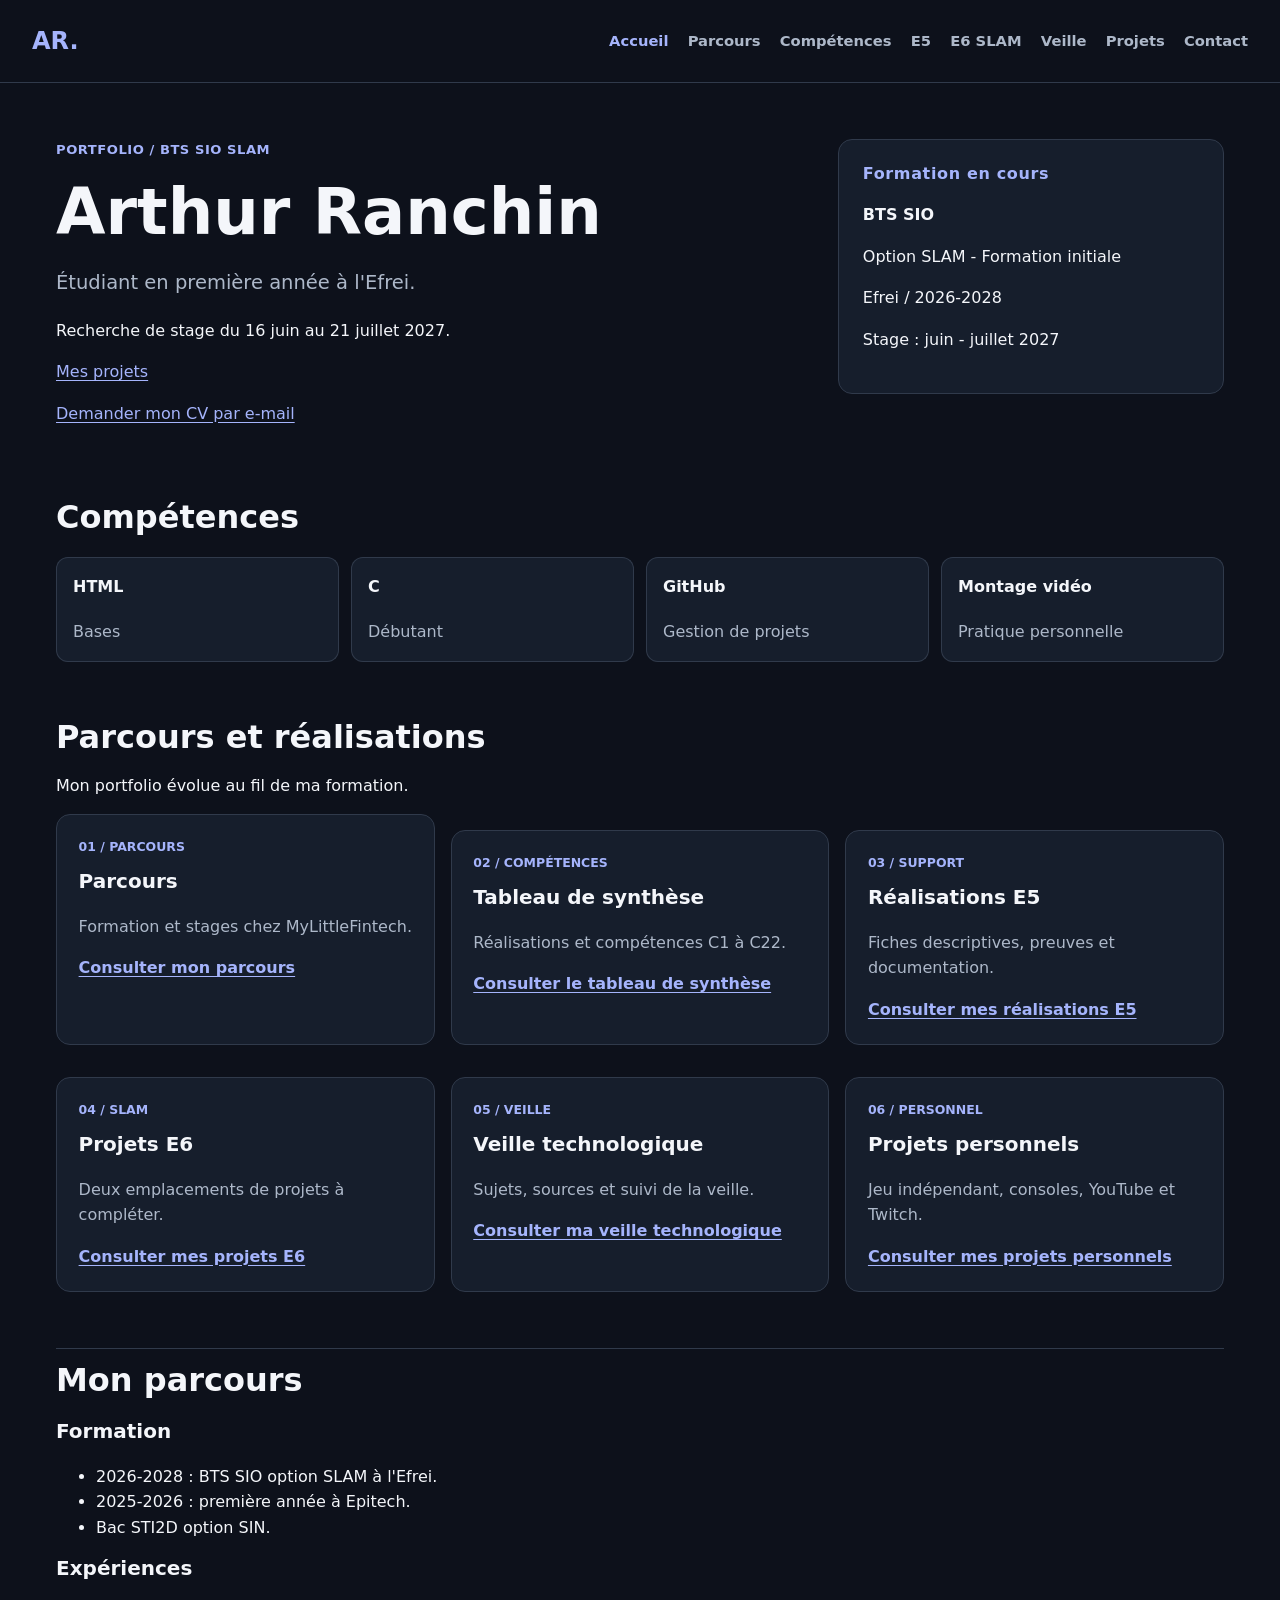
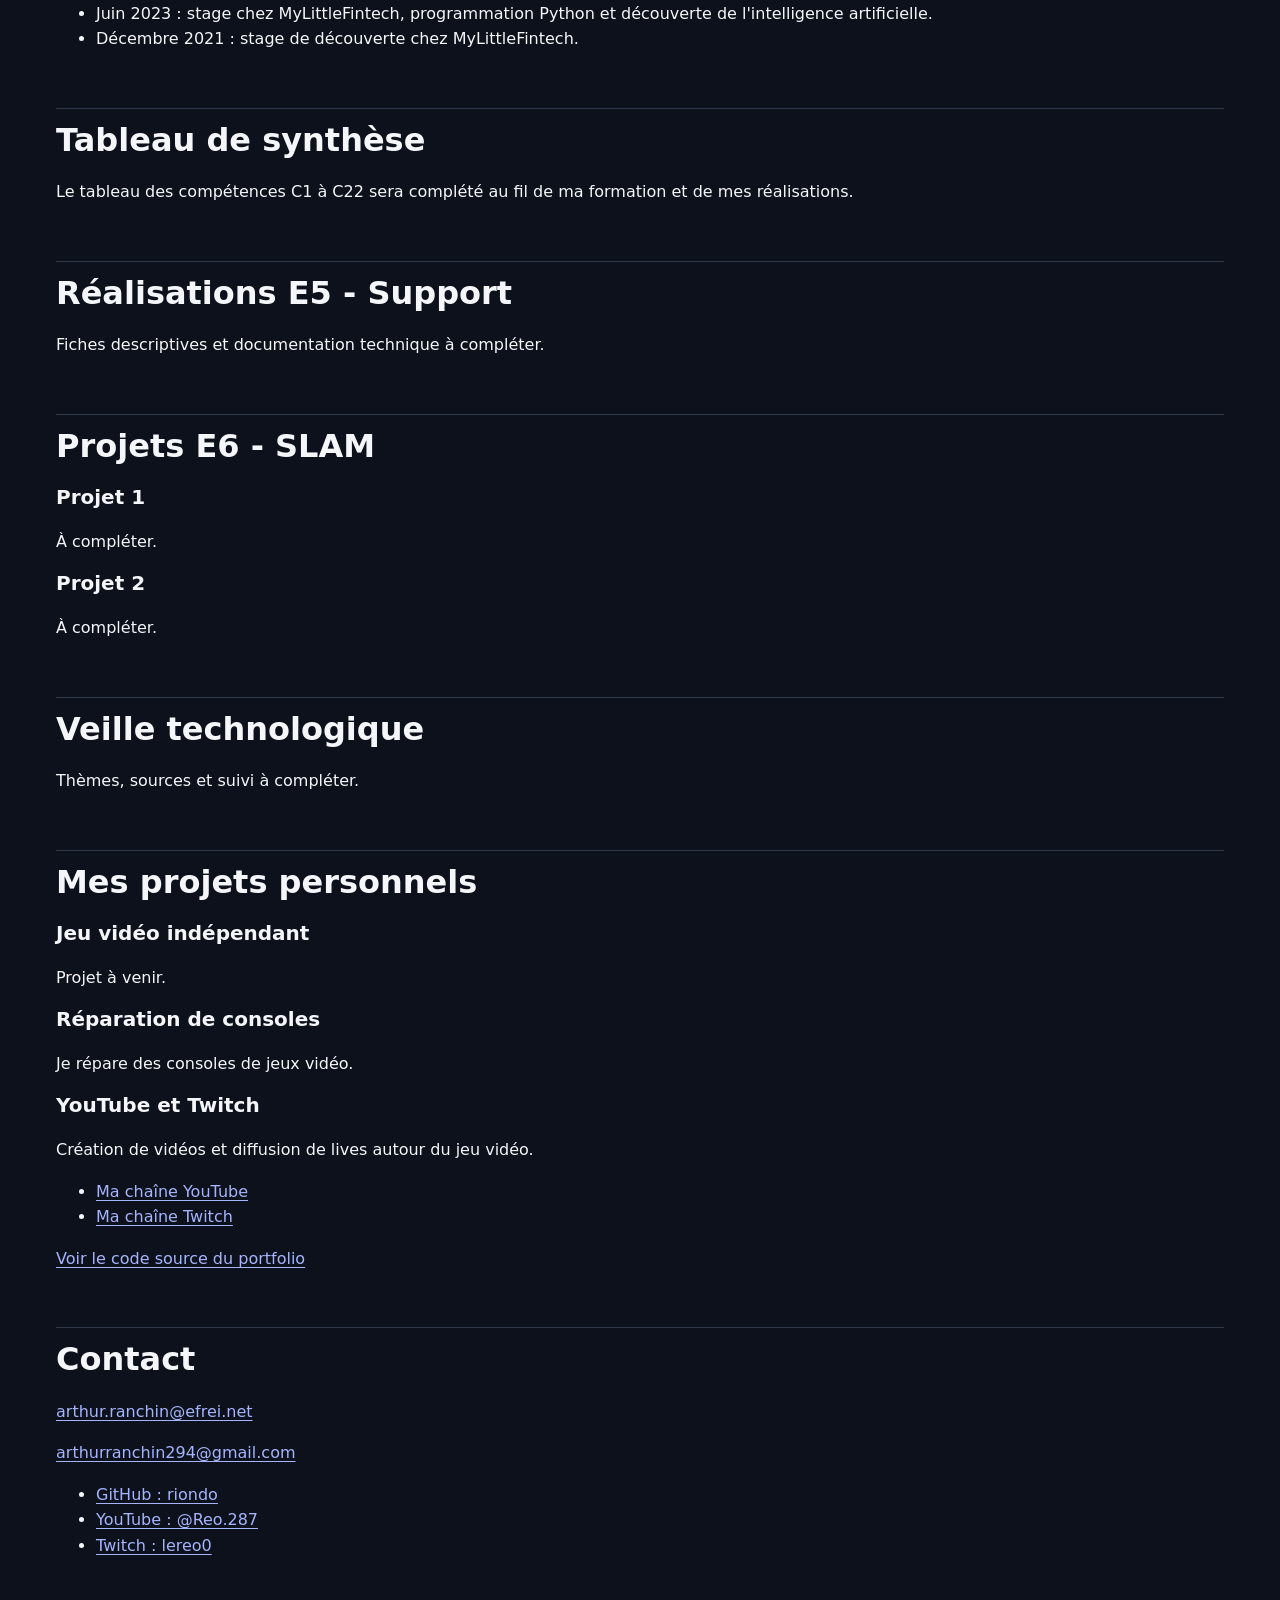
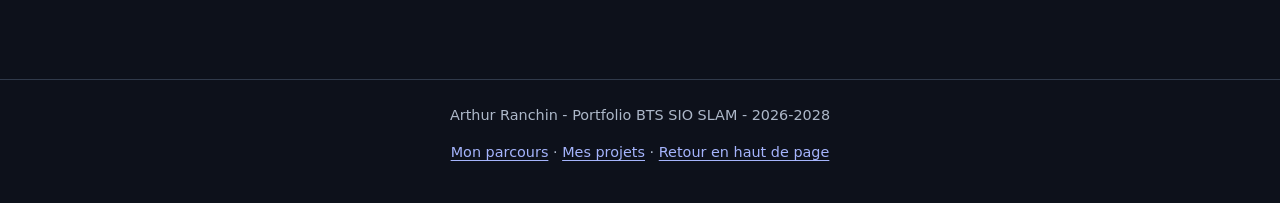
<file: index.html>
<!DOCTYPE html>
<html lang="fr">
<head>
    <meta charset="UTF-8">
    <meta name="viewport" content="width=device-width, initial-scale=1.0">
    <meta name="description" content="Portfolio d'Arthur Ranchin, étudiant en BTS SIO SLAM à l'Efrei.">
    <title>Arthur Ranchin - Portfolio BTS SIO SLAM</title>
    <link rel="stylesheet" href="style.css">
</head>
<body>
    <!-- En-tête et navigation principale -->
    <header id="accueil">
        <a class="skip-link" href="#contenu">Aller au contenu principal</a>
        <p><a href="#accueil" aria-label="Arthur Ranchin, accueil">AR.</a></p>
        <nav aria-label="Navigation principale">
            <ul>
                <li><a href="#accueil" aria-current="page">Accueil</a></li>
                <li><a href="parcours.html">Parcours</a></li>
                <li><a href="#competences">Compétences</a></li>
                <li><a href="#e5">E5</a></li>
                <li><a href="#e6">E6 SLAM</a></li>
                <li><a href="#veille">Veille</a></li>
                <li><a href="projets.html">Projets</a></li>
                <li><a href="#contact">Contact</a></li>
            </ul>
        </nav>
    </header>

    <main id="contenu">
        <!-- Présentation du candidat -->
        <section id="presentation" aria-labelledby="titre-presentation">
            <p>Portfolio / BTS SIO SLAM</p>
            <h1 id="titre-presentation">Arthur Ranchin</h1>
            <p>Étudiant en première année à l'Efrei.</p>
            <p>Recherche de stage du <time datetime="2027-06-16">16 juin</time> au <time datetime="2027-07-21">21 juillet 2027</time>.</p>
            <p><a href="#projets">Mes projets</a></p>
            <!-- CV transmis sur demande : aucun document personnel sensible n’est publié dans le dépôt. -->
            <p><a href="mailto:arthur.ranchin@efrei.net?subject=Demande%20de%20CV">Demander mon CV par e-mail</a></p>
            <aside aria-labelledby="titre-formation">
                <h2 id="titre-formation">Formation en cours</h2>
                <p><strong>BTS SIO</strong></p>
                <p>Option SLAM - Formation initiale</p>
                <p>Efrei / 2026-2028</p>
                <p>Stage : juin - juillet 2027</p>
            </aside>
        </section>

        <!-- Compétences principales -->
        <section id="competences" aria-labelledby="titre-competences">
            <h2 id="titre-competences">Compétences</h2>
            <dl>
                <dt>HTML</dt>
                <dd>Bases</dd>
                <dt>C</dt>
                <dd>Débutant</dd>
                <dt>GitHub</dt>
                <dd>Gestion de projets</dd>
                <dt>Montage vidéo</dt>
                <dd>Pratique personnelle</dd>
            </dl>
        </section>

        <!-- Aperçu des rubriques du portfolio -->
        <section id="realisations" aria-labelledby="titre-realisations">
            <h2 id="titre-realisations">Parcours et réalisations</h2>
            <p>Mon portfolio évolue au fil de ma formation.</p>
            <article>
                <p>01 / Parcours</p>
                <h3>Parcours</h3>
                <p>Formation et stages chez MyLittleFintech.</p>
                <a href="#parcours">Consulter mon parcours</a>
            </article>
            <article>
                <p>02 / Compétences</p>
                <h3>Tableau de synthèse</h3>
                <p>Réalisations et compétences C1 à C22.</p>
                <a href="#synthese">Consulter le tableau de synthèse</a>
            </article>
            <article>
                <p>03 / Support</p>
                <h3>Réalisations E5</h3>
                <p>Fiches descriptives, preuves et documentation.</p>
                <a href="#e5">Consulter mes réalisations E5</a>
            </article>
            <article>
                <p>04 / SLAM</p>
                <h3>Projets E6</h3>
                <p>Deux emplacements de projets à compléter.</p>
                <a href="#e6">Consulter mes projets E6</a>
            </article>
            <article>
                <p>05 / Veille</p>
                <h3>Veille technologique</h3>
                <p>Sujets, sources et suivi de la veille.</p>
                <a href="#veille">Consulter ma veille technologique</a>
            </article>
            <article>
                <p>06 / Personnel</p>
                <h3>Projets personnels</h3>
                <p>Jeu indépendant, consoles, YouTube et Twitch.</p>
                <a href="#projets">Consulter mes projets personnels</a>
            </article>
        </section>

        <!-- Sections évolutives : les liens fonctionnent dans ce fichier unique -->
        <section id="parcours" aria-labelledby="titre-parcours">
            <h2 id="titre-parcours">Mon parcours</h2>
            <h3>Formation</h3>
            <ul>
                <li>2026-2028 : BTS SIO option SLAM à l'Efrei.</li>
                <li>2025-2026 : première année à Epitech.</li>
                <li>Bac STI2D option SIN.</li>
            </ul>
            <h3>Expériences</h3>
            <ul>
                <li>Juin 2023 : stage chez MyLittleFintech, programmation Python et découverte de l'intelligence artificielle.</li>
                <li>Décembre 2021 : stage de découverte chez MyLittleFintech.</li>
            </ul>
        </section>
        <section id="synthese" aria-labelledby="titre-synthese">
            <h2 id="titre-synthese">Tableau de synthèse</h2>
            <p>Le tableau des compétences C1 à C22 sera complété au fil de ma formation et de mes réalisations.</p>
        </section>
        <section id="e5" aria-labelledby="titre-e5">
            <h2 id="titre-e5">Réalisations E5 - Support</h2>
            <p>Fiches descriptives et documentation technique à compléter.</p>
        </section>
        <section id="e6" aria-labelledby="titre-e6">
            <h2 id="titre-e6">Projets E6 - SLAM</h2>
            <article>
                <h3>Projet 1</h3>
                <p>À compléter.</p>
            </article>
            <article>
                <h3>Projet 2</h3>
                <p>À compléter.</p>
            </article>
        </section>
        <section id="veille" aria-labelledby="titre-veille">
            <h2 id="titre-veille">Veille technologique</h2>
            <p>Thèmes, sources et suivi à compléter.</p>
        </section>
        <section id="projets" aria-labelledby="titre-projets">
            <h2 id="titre-projets">Mes projets personnels</h2>
            <article>
                <h3>Jeu vidéo indépendant</h3>
                <p>Projet à venir.</p>
            </article>
            <article>
                <h3>Réparation de consoles</h3>
                <p>Je répare des consoles de jeux vidéo.</p>
            </article>
            <article>
                <h3>YouTube et Twitch</h3>
                <p>Création de vidéos et diffusion de lives autour du jeu vidéo.</p>
                <ul>
                    <li><a href="https://www.youtube.com/@Reo.287">Ma chaîne YouTube</a></li>
                    <li><a href="https://www.twitch.tv/lereo0">Ma chaîne Twitch</a></li>
                </ul>
            </article>
            <p><a href="https://github.com/riondo/Portfolio">Voir le code source du portfolio</a></p>
        </section>

        <!-- Coordonnées -->
        <section id="contact" aria-labelledby="titre-contact">
            <h2 id="titre-contact">Contact</h2>
            <address>
                <p><a href="mailto:arthur.ranchin@efrei.net">arthur.ranchin@efrei.net</a></p>
                <p><a href="mailto:arthurranchin294@gmail.com">arthurranchin294@gmail.com</a></p>
                <ul>
                    <li><a href="https://github.com/riondo">GitHub : riondo</a></li>
                    <li><a href="https://www.youtube.com/@Reo.287">YouTube : @Reo.287</a></li>
                    <li><a href="https://www.twitch.tv/lereo0">Twitch : lereo0</a></li>
                </ul>
            </address>
        </section>
    </main>

    <!-- Pied de page -->
    <footer>
        <p>Arthur Ranchin - Portfolio BTS SIO SLAM - 2026-2028</p>
        <p><a href="parcours.html">Mon parcours</a> · <a href="projets.html">Mes projets</a> · <a href="#accueil">Retour en haut de page</a></p>
    </footer>
</body>
</html>
</file>
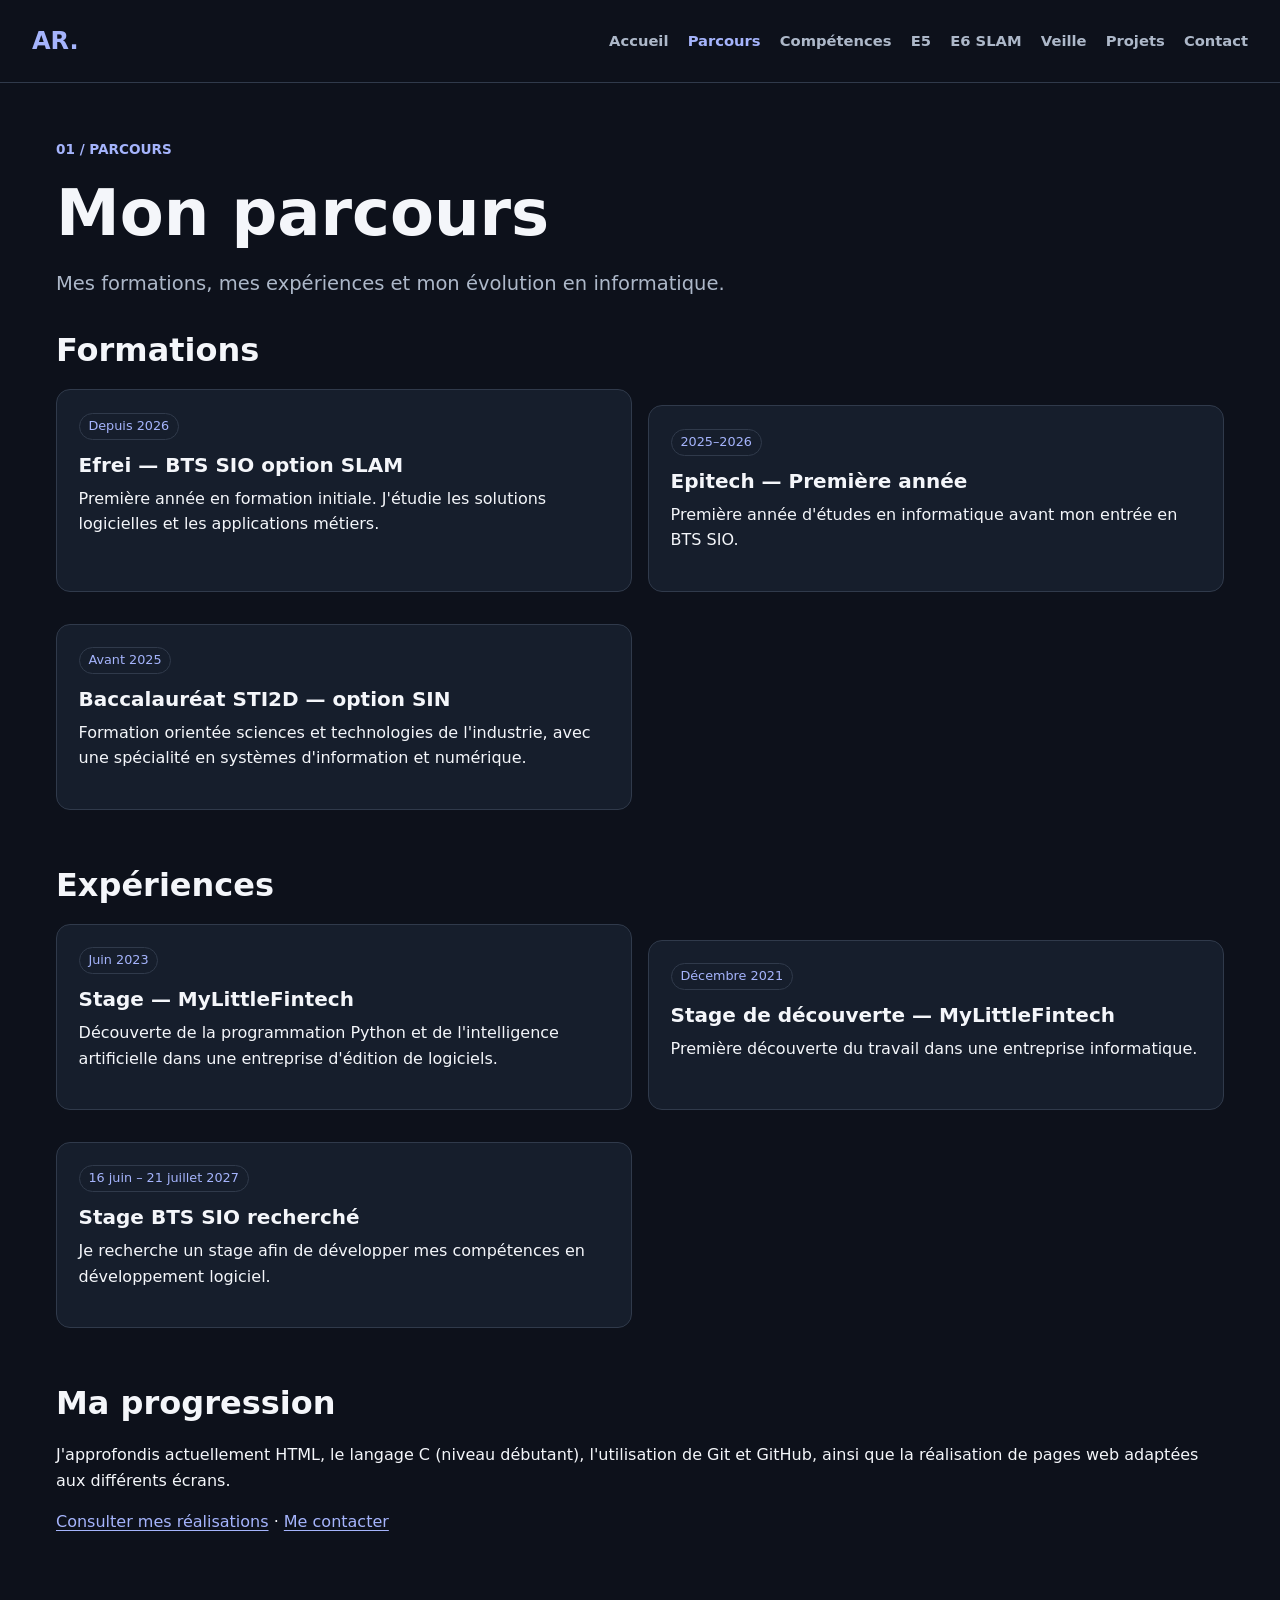
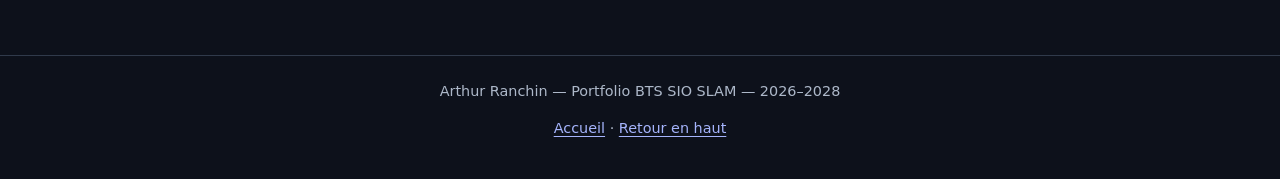
<file: parcours.html>
<!doctype html>
<html lang="fr"><head><meta charset="utf-8"><meta name="viewport" content="width=device-width,initial-scale=1"><meta name="description" content="Parcours scolaire et professionnel d'Arthur Ranchin, étudiant à l'Efrei en BTS SIO SLAM."><title>Parcours — Arthur Ranchin</title><link rel="stylesheet" href="style.css"></head><body>
<a class="skip-link" href="#contenu">Aller au contenu</a>
<header id="haut"><p><a href="index.html" aria-label="Retour à l'accueil du portfolio">AR.</a></p><nav aria-label="Navigation principale"><ul><li><a href="index.html">Accueil</a></li><li><a href="parcours.html" aria-current="page">Parcours</a></li><li><a href="index.html#competences">Compétences</a></li><li><a href="index.html#e5">E5</a></li><li><a href="index.html#e6">E6 SLAM</a></li><li><a href="index.html#veille">Veille</a></li><li><a href="projets.html">Projets</a></li><li><a href="index.html#contact">Contact</a></li></ul></nav></header>
<main id="contenu"><div class="page-header"><p>01 / PARCOURS</p><h1>Mon parcours</h1><p class="lead">Mes formations, mes expériences et mon évolution en informatique.</p></div>
<section aria-labelledby="titre-formations"><h2 id="titre-formations">Formations</h2><div class="timeline">
<article><p class="tag">Depuis 2026</p><h3>Efrei — BTS SIO option SLAM</h3><p>Première année en formation initiale. J'étudie les solutions logicielles et les applications métiers.</p></article>
<article><p class="tag">2025–2026</p><h3>Epitech — Première année</h3><p>Première année d'études en informatique avant mon entrée en BTS SIO.</p></article>
<article><p class="tag">Avant 2025</p><h3>Baccalauréat STI2D — option SIN</h3><p>Formation orientée sciences et technologies de l'industrie, avec une spécialité en systèmes d'information et numérique.</p></article>
</div></section>
<section aria-labelledby="titre-experiences"><h2 id="titre-experiences">Expériences</h2><div class="timeline">
<article><p class="tag">Juin 2023</p><h3>Stage — MyLittleFintech</h3><p>Découverte de la programmation Python et de l'intelligence artificielle dans une entreprise d'édition de logiciels.</p></article>
<article><p class="tag">Décembre 2021</p><h3>Stage de découverte — MyLittleFintech</h3><p>Première découverte du travail dans une entreprise informatique.</p></article>
<article><p class="tag">16 juin – 21 juillet 2027</p><h3>Stage BTS SIO recherché</h3><p>Je recherche un stage afin de développer mes compétences en développement logiciel.</p></article>
</div></section>
<section aria-labelledby="titre-progression"><h2 id="titre-progression">Ma progression</h2><p>J'approfondis actuellement HTML, le langage C (niveau débutant), l'utilisation de Git et GitHub, ainsi que la réalisation de pages web adaptées aux différents écrans.</p><p><a href="projets.html">Consulter mes réalisations</a> · <a href="index.html#contact">Me contacter</a></p></section>
</main><footer><p>Arthur Ranchin — Portfolio BTS SIO SLAM — 2026–2028</p><p><a href="index.html">Accueil</a> · <a href="#haut">Retour en haut</a></p></footer></body></html>
</file>
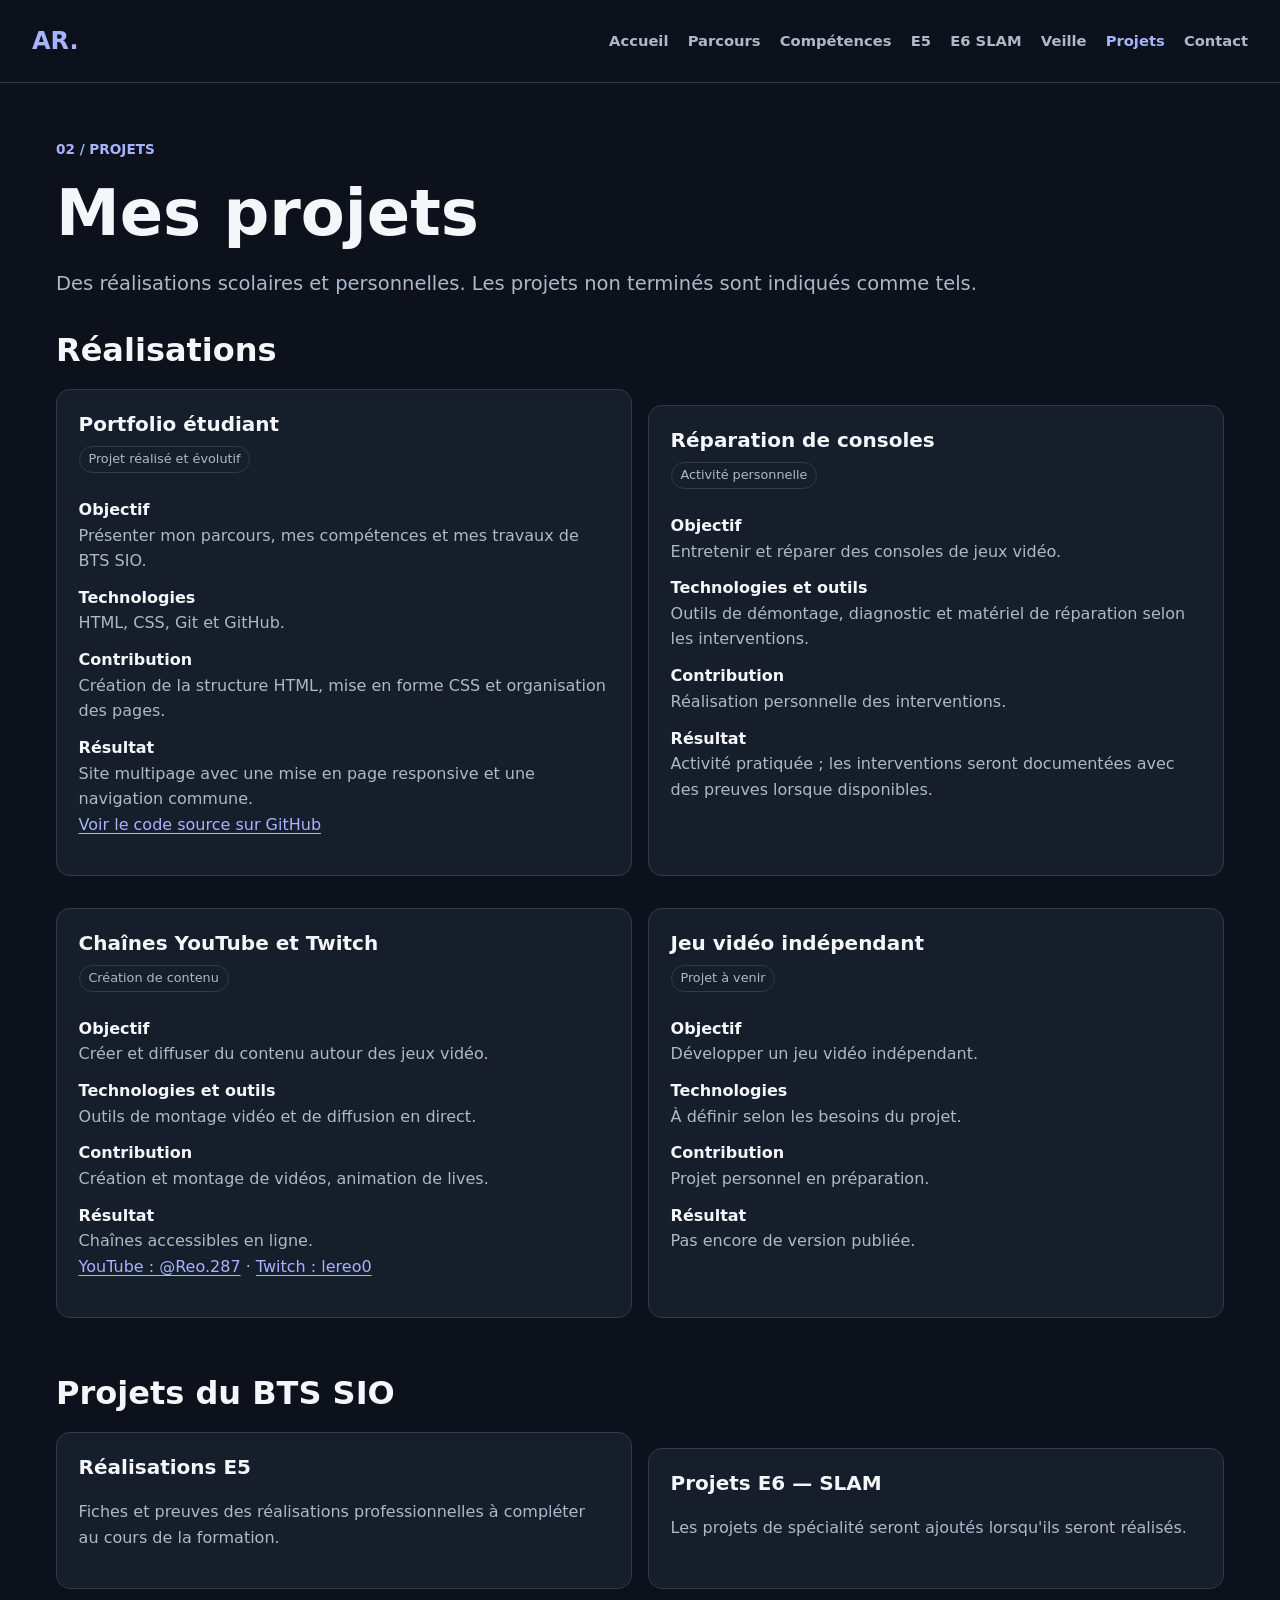
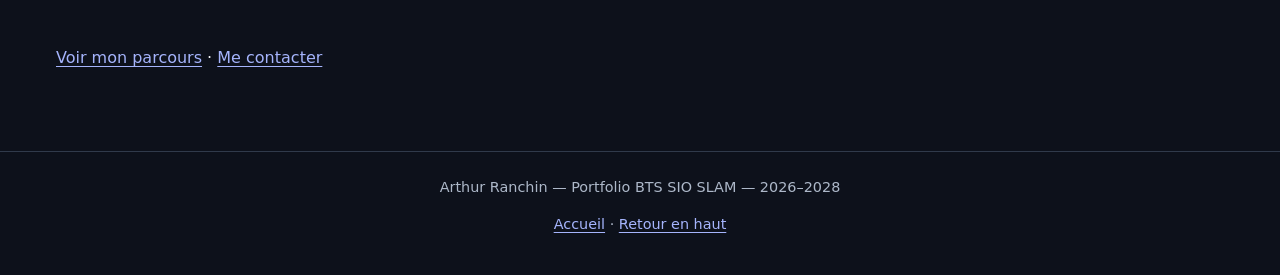
<file: projets.html>
<!doctype html>
<html lang="fr"><head><meta charset="utf-8"><meta name="viewport" content="width=device-width,initial-scale=1"><meta name="description" content="Projets et réalisations personnels et scolaires d'Arthur Ranchin."><title>Projets — Arthur Ranchin</title><link rel="stylesheet" href="style.css"></head><body>
<a class="skip-link" href="#contenu">Aller au contenu</a>
<header id="haut"><p><a href="index.html" aria-label="Retour à l'accueil du portfolio">AR.</a></p><nav aria-label="Navigation principale"><ul><li><a href="index.html">Accueil</a></li><li><a href="parcours.html">Parcours</a></li><li><a href="index.html#competences">Compétences</a></li><li><a href="index.html#e5">E5</a></li><li><a href="index.html#e6">E6 SLAM</a></li><li><a href="index.html#veille">Veille</a></li><li><a href="projets.html" aria-current="page">Projets</a></li><li><a href="index.html#contact">Contact</a></li></ul></nav></header>
<main id="contenu"><div class="page-header"><p>02 / PROJETS</p><h1>Mes projets</h1><p class="lead">Des réalisations scolaires et personnelles. Les projets non terminés sont indiqués comme tels.</p></div>
<section aria-labelledby="titre-realisations"><h2 id="titre-realisations">Réalisations</h2><div class="project-list">
<article class="project"><h3>Portfolio étudiant</h3><p class="tag">Projet réalisé et évolutif</p><dl><dt>Objectif</dt><dd>Présenter mon parcours, mes compétences et mes travaux de BTS SIO.</dd><dt>Technologies</dt><dd>HTML, CSS, Git et GitHub.</dd><dt>Contribution</dt><dd>Création de la structure HTML, mise en forme CSS et organisation des pages.</dd><dt>Résultat</dt><dd>Site multipage avec une mise en page responsive et une navigation commune.</dd></dl><p><a href="https://github.com/riondo/Portfolio">Voir le code source sur GitHub</a></p></article>
<article class="project"><h3>Réparation de consoles</h3><p class="tag">Activité personnelle</p><dl><dt>Objectif</dt><dd>Entretenir et réparer des consoles de jeux vidéo.</dd><dt>Technologies et outils</dt><dd>Outils de démontage, diagnostic et matériel de réparation selon les interventions.</dd><dt>Contribution</dt><dd>Réalisation personnelle des interventions.</dd><dt>Résultat</dt><dd>Activité pratiquée ; les interventions seront documentées avec des preuves lorsque disponibles.</dd></dl></article>
<article class="project"><h3>Chaînes YouTube et Twitch</h3><p class="tag">Création de contenu</p><dl><dt>Objectif</dt><dd>Créer et diffuser du contenu autour des jeux vidéo.</dd><dt>Technologies et outils</dt><dd>Outils de montage vidéo et de diffusion en direct.</dd><dt>Contribution</dt><dd>Création et montage de vidéos, animation de lives.</dd><dt>Résultat</dt><dd>Chaînes accessibles en ligne.</dd></dl><p><a href="https://www.youtube.com/@Reo.287">YouTube : @Reo.287</a> · <a href="https://www.twitch.tv/lereo0">Twitch : lereo0</a></p></article>
<article class="project"><h3>Jeu vidéo indépendant</h3><p class="tag">Projet à venir</p><dl><dt>Objectif</dt><dd>Développer un jeu vidéo indépendant.</dd><dt>Technologies</dt><dd>À définir selon les besoins du projet.</dd><dt>Contribution</dt><dd>Projet personnel en préparation.</dd><dt>Résultat</dt><dd>Pas encore de version publiée.</dd></dl></article>
</div></section>
<section aria-labelledby="titre-bts"><h2 id="titre-bts">Projets du BTS SIO</h2><div class="project-list"><article class="card"><h3>Réalisations E5</h3><p>Fiches et preuves des réalisations professionnelles à compléter au cours de la formation.</p></article><article class="card"><h3>Projets E6 — SLAM</h3><p>Les projets de spécialité seront ajoutés lorsqu'ils seront réalisés.</p></article></div></section>
<p><a href="parcours.html">Voir mon parcours</a> · <a href="index.html#contact">Me contacter</a></p>
</main><footer><p>Arthur Ranchin — Portfolio BTS SIO SLAM — 2026–2028</p><p><a href="index.html">Accueil</a> · <a href="#haut">Retour en haut</a></p></footer></body></html>
</file>
<file: style.css>
/* Portfolio Arthur Ranchin — feuille de style commune
   Maquette Figma : fond sombre, cartes et accents indigo. */
:root{color-scheme:dark;--bg:#0d111b;--surface:#161e2c;--text:#f4f6fa;--muted:#adb8c9;--line:#303a4b;--accent:#a5b4fc;--primary:#5558d9}
*{box-sizing:border-box}
html{scroll-behavior:smooth}
body{margin:0;background:var(--bg);color:var(--text);font:16px/1.6 Inter,system-ui,-apple-system,Segoe UI,sans-serif}
a{color:var(--accent);text-underline-offset:3px}
a:hover{text-decoration-color:var(--text);color:var(--text)}
a:focus-visible,button:focus-visible{outline:3px solid #c5ccff;outline-offset:4px;border-radius:4px}
header{display:flex;align-items:center;justify-content:space-between;gap:2rem;padding:1.35rem max(1.5rem,calc((100vw - 1216px)/2));border-bottom:1px solid var(--line)}
header>p{margin:0;font-size:1.5rem;font-weight:800}
header>p a{text-decoration:none}
nav ul{display:flex;align-items:center;flex-wrap:wrap;gap:1.2rem;list-style:none;padding:0;margin:0}
nav a{text-decoration:none;color:var(--muted);font-size:.92rem;font-weight:600}
nav [aria-current=page]{color:var(--accent)}
main{max-width:1216px;margin:auto;padding:3.5rem 1.5rem 4rem}
section{margin-bottom:3.5rem;scroll-margin-top:2rem}
h1,h2,h3{line-height:1.22;margin-top:0}
h1{font-size:clamp(2.5rem,5vw,4rem);margin-bottom:1rem}
h2{font-size:clamp(1.6rem,3vw,2rem);margin-bottom:1.2rem}
h3{font-size:1.25rem}
p{margin-top:0}
#presentation{display:grid;grid-template-columns:minmax(0,1.9fr) minmax(260px,1fr);column-gap:3rem;align-items:start}
#presentation>:not(aside){grid-column:1}
#presentation>aside{grid-column:2;grid-row:1/span 10;background:var(--surface);border:1px solid var(--line);border-radius:14px;padding:1.5rem}
#presentation>aside h2{color:var(--accent);font-size:1rem;letter-spacing:.04em}
#presentation>p:first-child,.eyebrow{font-size:.82rem;color:var(--accent);font-weight:700;letter-spacing:.04em;text-transform:uppercase}
#presentation>p:nth-child(3),.lead{color:var(--muted);font-size:1.22rem}
#presentation a[download],.button{display:inline-block;padding:.65rem 1.05rem;background:var(--primary);border-radius:9px;color:#fff;text-decoration:none;font-weight:650}
#presentation a[download]:hover,.button:hover{background:#7477ef;color:#fff}
#competences dl{display:grid;grid-template-rows:auto auto;grid-auto-columns:minmax(0,1fr);grid-auto-flow:column;gap:0 12px}
#competences dt,#competences dd{background:var(--surface);padding:10px 16px;margin:0;border-left:1px solid var(--line);border-right:1px solid var(--line)}
#competences dt{font-weight:700;border-radius:12px 12px 0 0;border-top:1px solid var(--line);padding-top:16px}
#competences dd{color:var(--muted);border-bottom:1px solid var(--line);border-radius:0 0 12px 12px;padding-bottom:16px}
#realisations{display:grid;grid-template-columns:repeat(3,minmax(0,1fr));gap:16px}
#realisations>h2,#realisations>p{grid-column:1/-1;margin-bottom:0}
#realisations>article,.card,.project,.timeline article{border:1px solid var(--line);border-radius:14px;background:var(--surface);padding:1.35rem}
#realisations article>p:first-child{color:var(--accent);font-size:.78rem;text-transform:uppercase;font-weight:700}
#realisations article p,.muted,.card p,.project p{color:var(--muted)}
#realisations article a{font-weight:600}
#parcours,#synthese,#e5,#e6,#veille,#projets,#contact{padding-top:.75rem;border-top:1px solid var(--line)}
article+article{margin-top:1rem}
address{font-style:normal}
footer{padding:1.5rem;text-align:center;border-top:1px solid var(--line);color:var(--muted);font-size:.9rem}
footer a{color:var(--accent)}
.skip-link{position:absolute;top:-150px;left:1rem;padding:.75rem 1rem;background:#fff;color:#111;z-index:10}
.skip-link:focus{top:1rem}
.page-header{margin-bottom:2rem}
.page-header>p:first-child{color:var(--accent);font-size:.85rem;font-weight:700}
.timeline,.project-list{display:grid;gap:1rem}
.timeline{grid-template-columns:repeat(2,minmax(0,1fr))}
.project-list{grid-template-columns:repeat(2,minmax(0,1fr))}
.project h3,.timeline h3{margin-bottom:.55rem}
.project dl{margin:0}
.project dt{font-weight:700;margin-top:.7rem}
.project dd{margin-left:0;color:var(--muted)}
.tag{display:inline-block;font-size:.8rem;color:var(--accent);padding:.14rem .55rem;border:1px solid var(--line);border-radius:20px}
@media(max-width:980px){header{flex-direction:column;align-items:flex-start}main{padding-top:2.5rem}#realisations{grid-template-columns:repeat(2,minmax(0,1fr))}}
@media(max-width:700px){header{gap:1rem}nav ul{gap:.65rem 1rem}main{padding:2rem 1rem}#presentation{display:block}#presentation>aside{margin-top:1.5rem}#competences dl{grid-auto-flow:row;grid-template-columns:repeat(2,minmax(0,1fr));grid-template-rows:none;gap:.45rem}#competences dt,#competences dd{border:1px solid var(--line);border-radius:9px}#realisations,.project-list,.timeline{grid-template-columns:1fr}#realisations>h2,#realisations>p{grid-column:auto}h1{font-size:2.5rem}footer{font-size:.8rem}}
</file>
